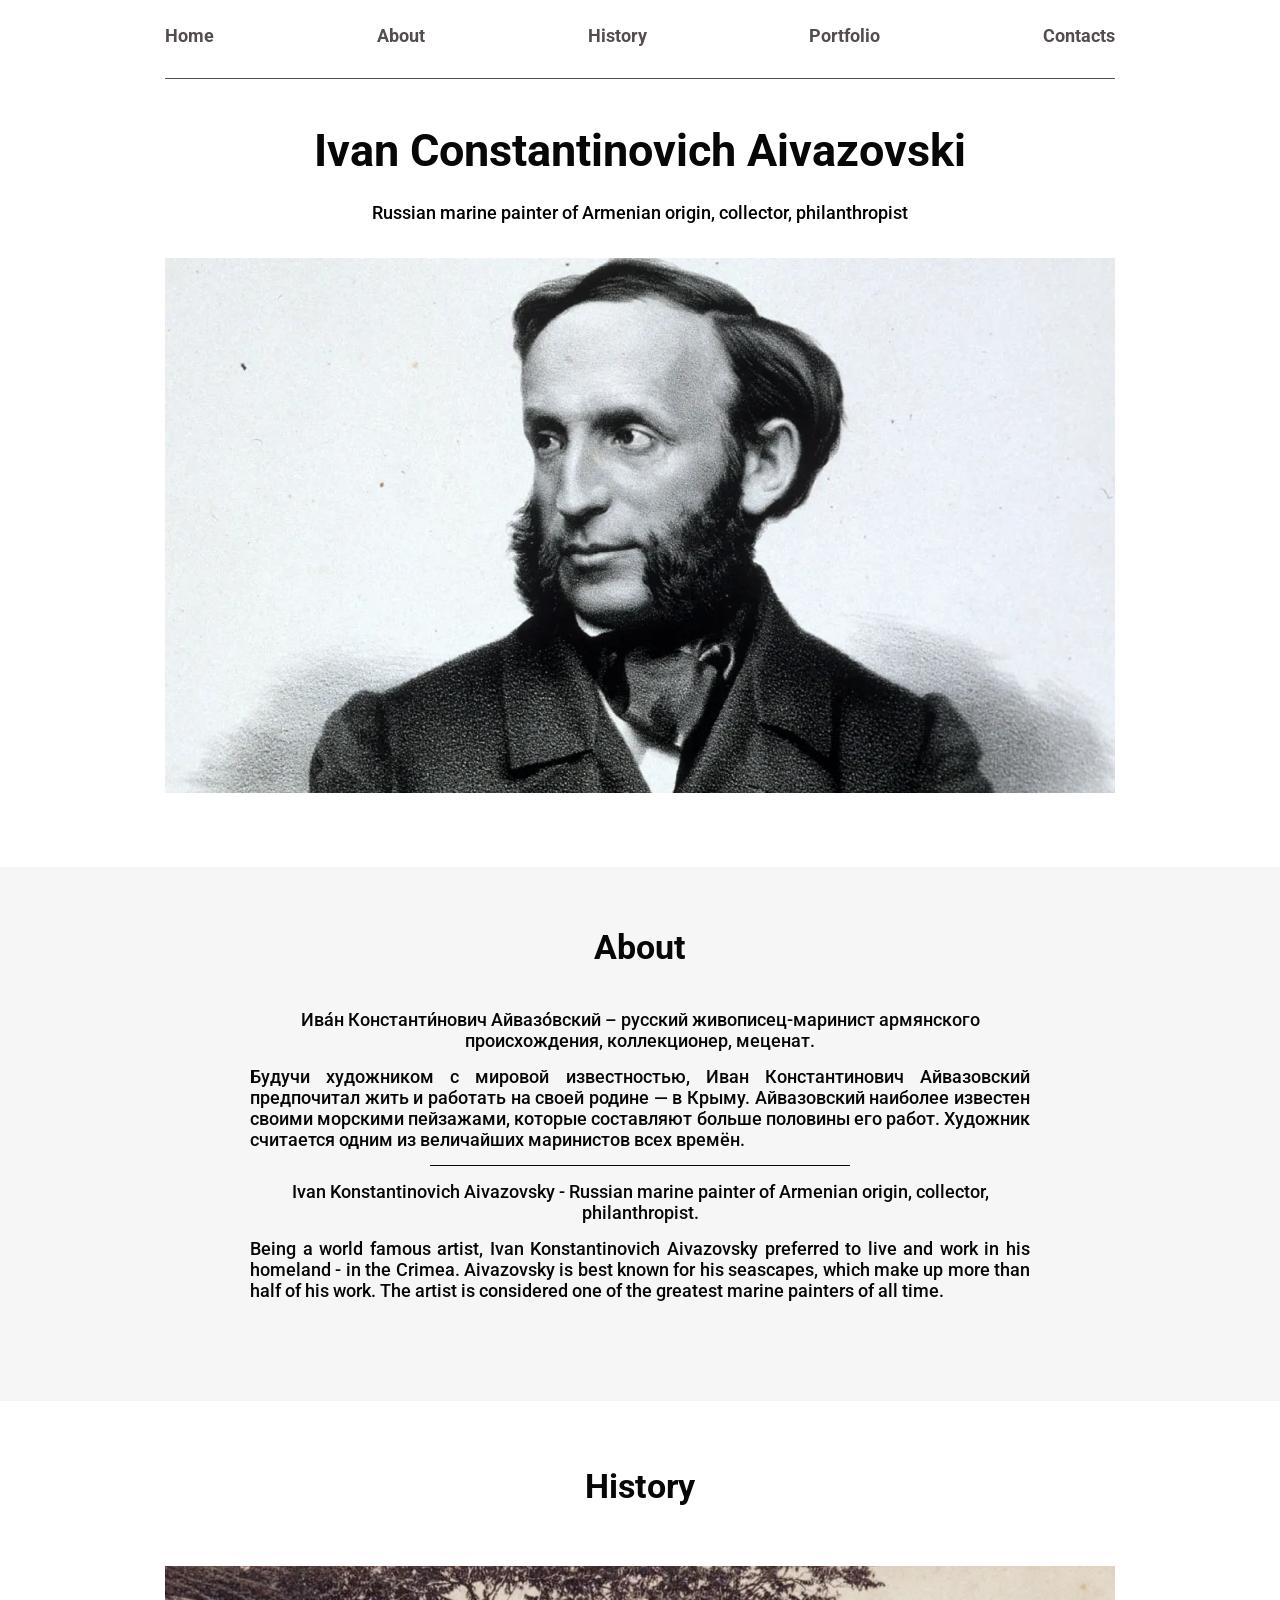
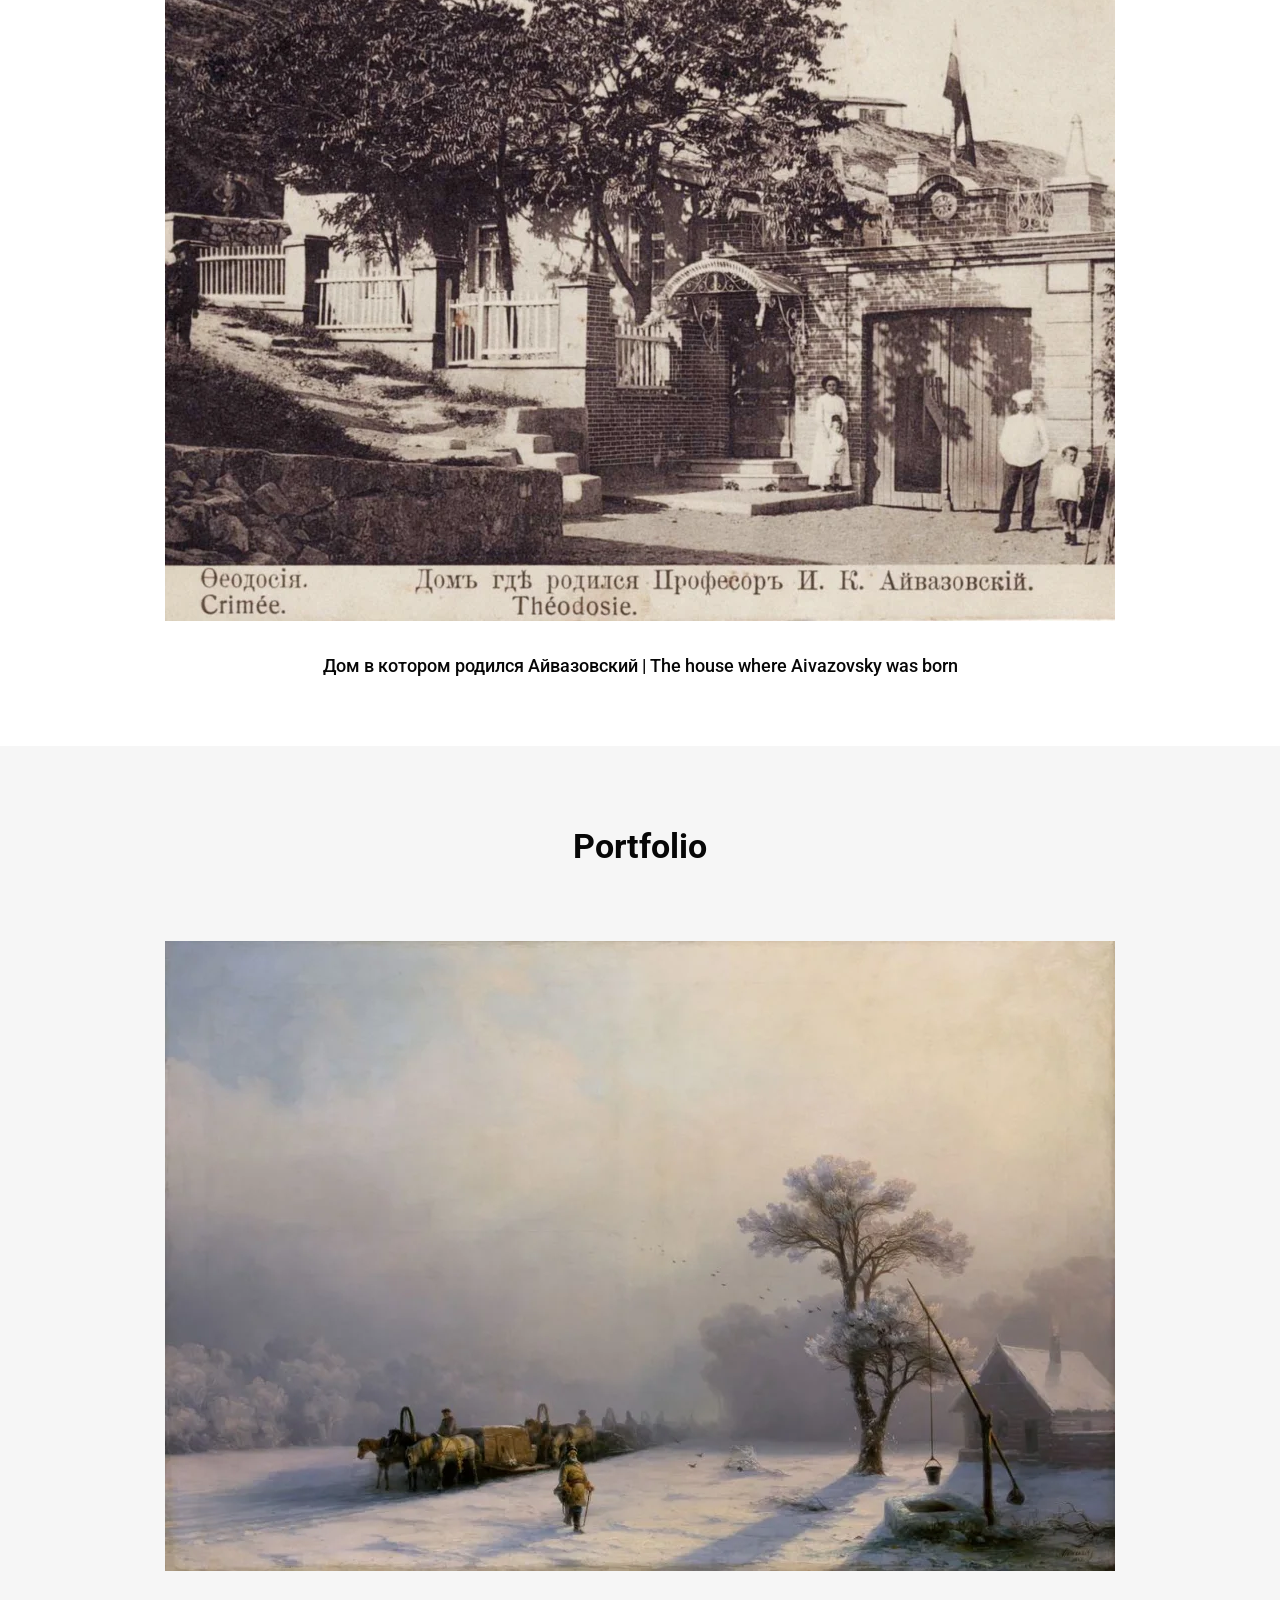
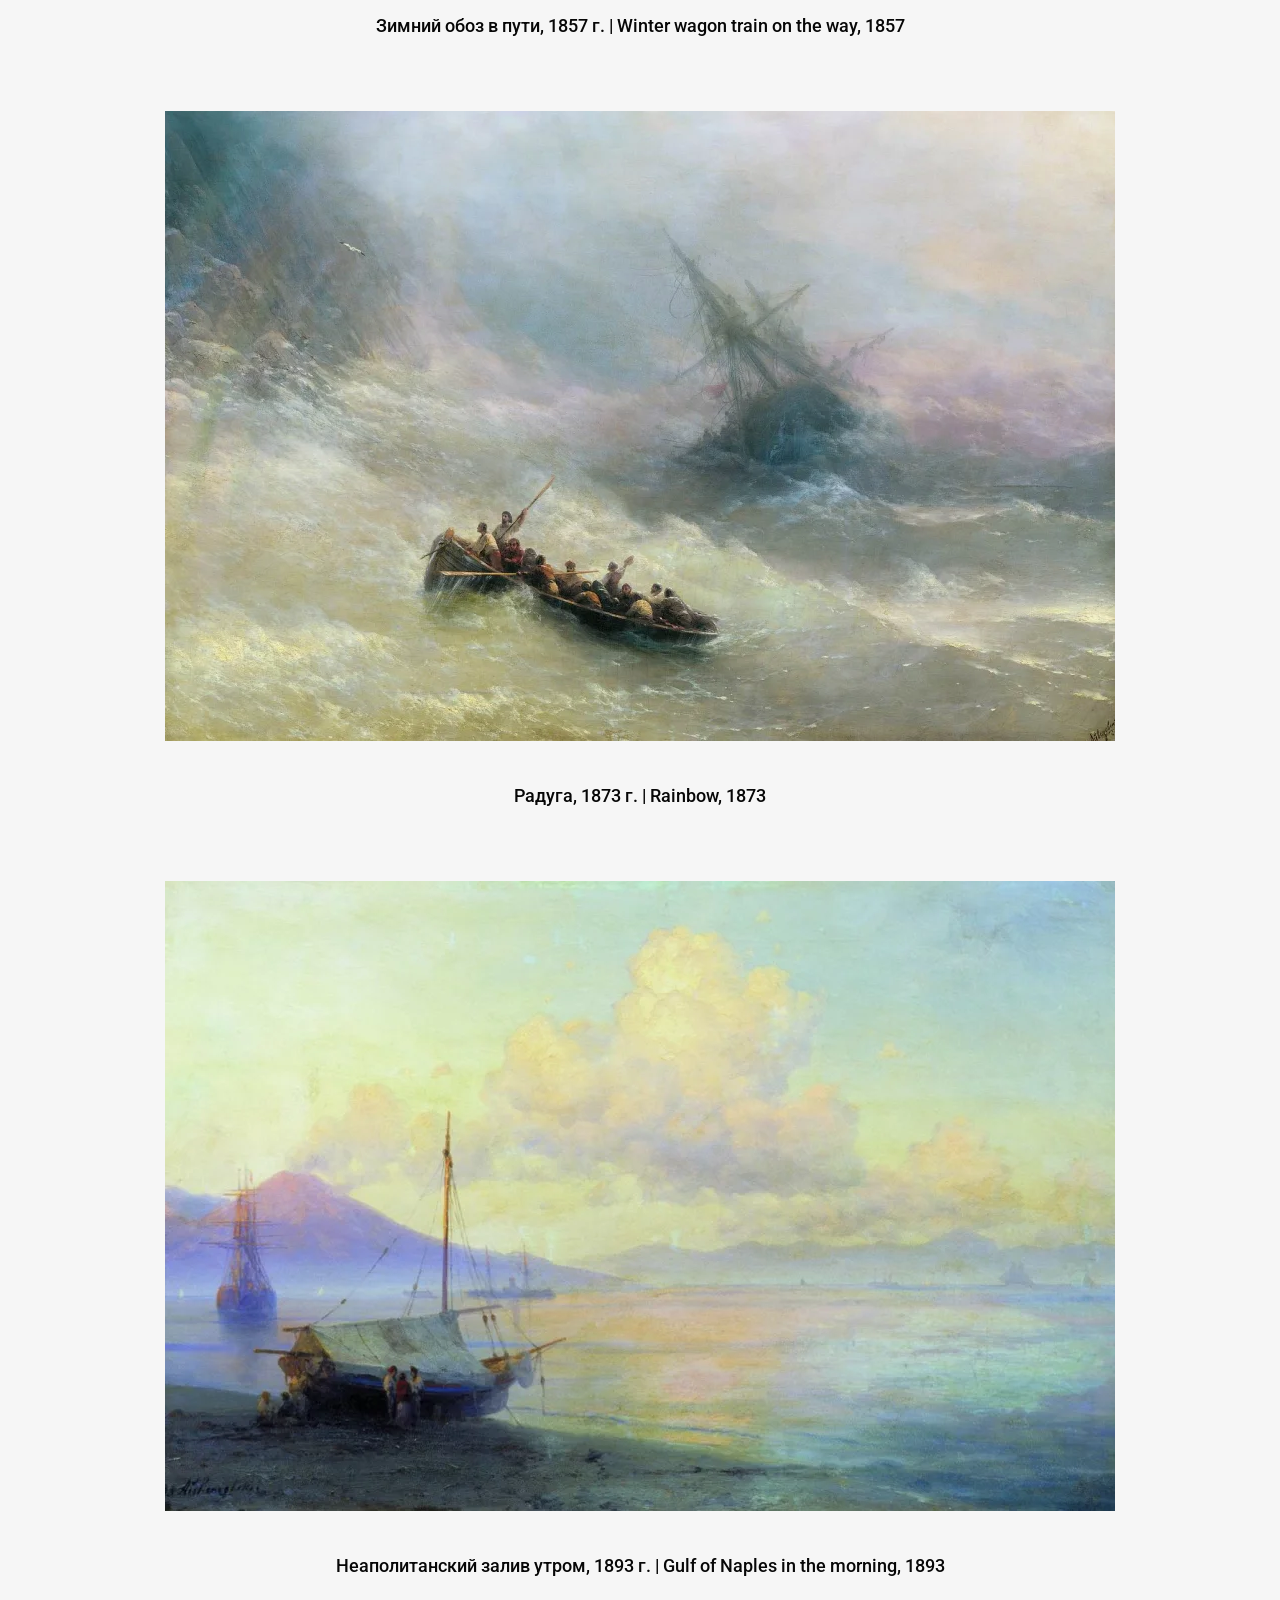
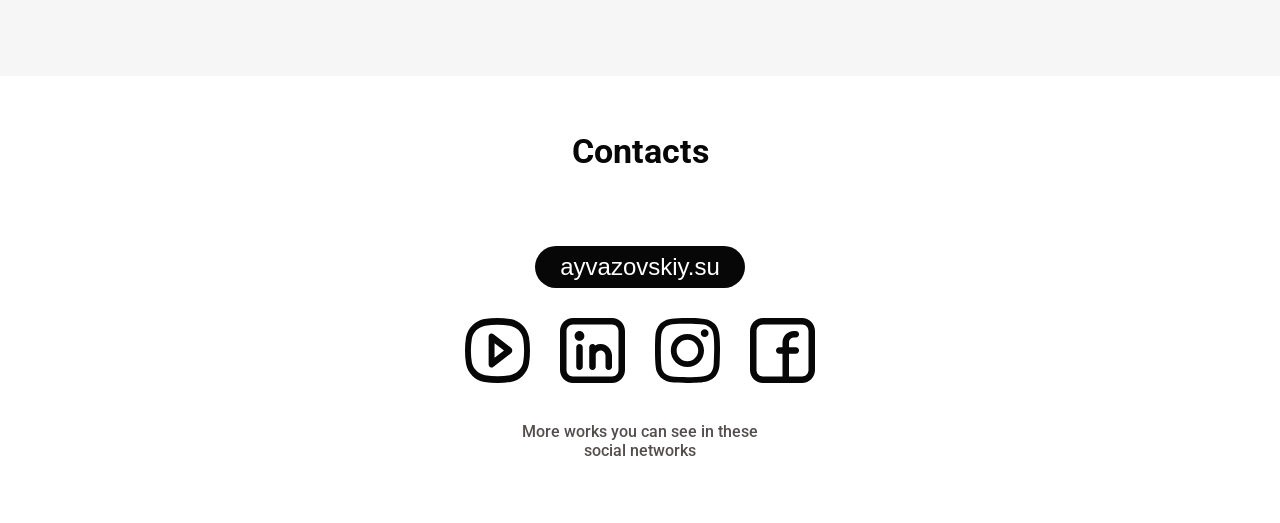
<file: index.html>
<!DOCTYPE html>
<html lang="en">
<head>
    <meta charset="UTF-8">
    <meta name="viewport" content="width=device-width, initial-scale=1.0">
    <link rel="preconnect" href="https://fonts.googleapis.com">
    <link rel="preconnect" href="https://fonts.gstatic.com" crossorigin>
    <link href="https://fonts.googleapis.com/css2?family=Poppins:wght@100;400;500;700;900&family=Roboto:ital,wght@0,100..900;1,100..900&display=swap" rel="stylesheet">
    <link rel="icon" href="assets/favicon.png" type="image/png">
    <link rel="stylesheet" href="index.css">
    <title>Aivazovski</title>
</head>
<body>
    <header class="header" aria-label="header">
        <div class="container">
            <nav class="nav" aria-label="header navigation">
                <ul class="nav-list" aria-label="header navigation list">
                    <li>
                        <a href="#home-id" class="nav-link" aria-label="link to home">Home</a>
                    </li>
                    <li>
                        <a href="#about-id" class="nav-link" aria-label="link to About">About</a>
                    </li>
                    <li>
                        <a href="#history-id" class="nav-link" aria-label="link to History">History</a>
                    </li>
                    <li>
                        <a href="#portfolio-id" class="nav-link" aria-label="link to Portfolio">Portfolio</a>
                    </li>
                    <li>
                        <a href="#contacts-id" class="nav-link" aria-label="link to Contacts">Contacts</a>
                    </li>
                </ul>
            </nav>
        </div>      
    </header>

    <div class="mobile-navigation" aria-label="mobile navigation">
        <label for="toggler-id" aria-label="open-close mobile navigation menu">
             <svg class="mobile-navigation-burger" aria-label="burger icon">
                <use href="assets/sprites.svg#burger-icon"></use>
            </svg>
        </label>


        <input type="checkbox" id="toggler-id" class="mobile-navigation-toggler">

        <nav class="mobile-navigation-menu" aria-label="mob header navigation">
                <ul class="mobile-navigation-list" aria-label="mob header navigation list">
                    <li>
                        <a href="#home-id" class="mobile-navigation-link" aria-label="link to home">Home</a>
                    </li>
                    <li>
                        <a href="#about-id" class="mobile-navigation-link" aria-label="link to About">About</a>
                    </li>
                    <li>
                        <a href="#history-id" class="mobile-navigation-link" aria-label="link to History">History</a>
                    </li>
                    <li>
                        <a href="#portfolio-id" class="mobile-navigation-link" aria-label="link to Portfolio">Portfolio</a>
                    </li>
                    <li>
                        <a href="#contacts-id" class="mobile-navigation-link" aria-label="link to Contacts">Contacts</a>
                    </li>
                </ul>

                <label for="toggler-id" class="mobile-navigation-close" aria-label="open-close mobile navigation menu">
             <svg class="mobile-navigation-cross" aria-label="cross icon">
                <use href="assets/sprites.svg#cross-icon"></use>
            </svg>
        </label>
            </nav>
    </div>
    
    <main aria-label="main">
        <section class="home" aria-label="home section" id="home-id">
            <div class="container">
                <h1 class="home-title" aria-label="title">Ivan Constantinovich Aivazovski</h1>
                <p class="home-description" aria-label="description">Russian marine painter of Armenian origin, collector, philanthropist</p>
                <img src="assets/webp/home.webp" alt="photo of Aivazovski" class="home-img">
            </div>
        </section>

        <section class="about" aria-label="about section" id="about-id">
            <div class="container">
                <h2 class="about-title" aria-label="about title">About</h2>
                <h3 class="about-subtitle-ru" aria-label="about subtitle ru">Ива́н Константи́нович Айвазо́вский – русский живописец-маринист армянского происхождения, коллекционер, меценат.</h3>
                <p class="about-description-ru" aria-label="description ru">Будучи художником с мировой известностью, Иван Константинович Айвазовский предпочитал жить и работать на своей родине — в Крыму. Айвазовский наиболее известен своими морскими пейзажами, которые составляют больше половины его работ. Художник считается одним из величайших маринистов всех времён.</p>

                <hr class="divider" aria-label="divider">

                <h3 class="about-subtitle-en" aria-label="about subtitle en">Ivan Konstantinovich Aivazovsky - Russian marine painter of Armenian origin, collector, philanthropist.</h3>
                <p class="about-description-en" aria-label="description en">Being a world famous artist, Ivan Konstantinovich Aivazovsky preferred to live and work in his homeland - in the Crimea. Aivazovsky is best known for his seascapes, which make up more than half of his work. The artist is considered one of the greatest marine painters of all time.</p>
                
            </div>
        </section>

        <section class="history" aria-label="history section" id="history-id">
            <div class="container">
                <h2 class="history-tittle">History</h2>
                <img src="assets/webp/history.webp" alt="house of Aivazovsky" class="history-photo">
                <p class="history-description" aria-label="history description">Дом в котором родился Айвазовский | The house where Aivazovsky was born </p>
            </div>
        </section>

        <section class="portfolio" aria-label="portfolio section" id="portfolio-id">
            <div class="container">
                <h2 class="porfolio-title">Portfolio</h2>
                <img src="assets/webp/portfolio_1.webp" alt="Winter wagon train on the way" class="portfolio-picture">
                <p class="portfolio-description" aria-label="picture 1 description">Зимний обоз в пути, 1857 г. | Winter wagon train on the way, 1857</p>
                <img src="assets/webp/portfolio_2.webp" alt="Rainbow" class="portfolio-picture">
                <p class="portfolio-description" aria-label="picture 2 description">Радуга, 1873 г. | Rainbow, 1873</p>
                <img src="assets/webp/portfolio_3.webp" alt="Gulf of Naples in the morning" class="portfolio-picture">
                <p class="portfolio-description" aria-label="picture 3 description">Неаполитанский залив утром, 1893 г. | Gulf of Naples in the morning, 1893</p>
            </div>
        </section>
    </main>

    <footer class="contacts" aria-label="contacts section" id="contacts-id">
        <div class="container">
            <h2 class="contacts-title">Contacts</h2>
            <button class="contacts-button">
                <a href="https://ayvazovskiy.su" class="button-link" target="_blank">ayvazovskiy.su</a>
            </button>

            <address class="social" aria-label="social icons">
                <a href="https://youtube.com" target="_blank" aria-label="link to youtube">
                    <svg class="social-icon" aria-label="youtube icon">
                        <use href="assets/sprites.svg#youtube-icon"></use>
                    </svg>
                </a>
                <a href="https://linkedin.com" target="_blank" aria-label="link to linkedin">
                    <svg class="social-icon" aria-label="linkedin icon">
                        <use href="assets/sprites.svg#linkedin-icon"></use>
                    </svg>
                </a>
                <a href="https://instagram.com" target="_blank" aria-label="link to instagram">
                    <svg class="social-icon" aria-label="instagram icon">
                        <use href="assets/sprites.svg#instagram-icon"></use>
                    </svg>
                </a>
                <a href="https://facebook.com" target="_blank" aria-label="link to facebook">
                    <svg class="social-icon" aria-label="facebook icon">
                        <use href="assets/sprites.svg#facebook-icon"></use>
                    </svg>
                </a>
            </address>

            <p class="contacts-info" aria-label="just for notice">
                More works you can see in these social networks
            </p>
        </div>
    </footer>
</body>
</html>
</file>
<file: index.css>
@import url('styles/basic.css');
@import url('styles/variables.css');
@import url('styles/header.css');
@import url('styles/home.css');
@import url('styles/about.css');
@import url('styles/history.css');
@import url('styles/portfolio.css');
@import url('styles/contacts.css');
@import url('styles/mobile_nav.css');
</file>
